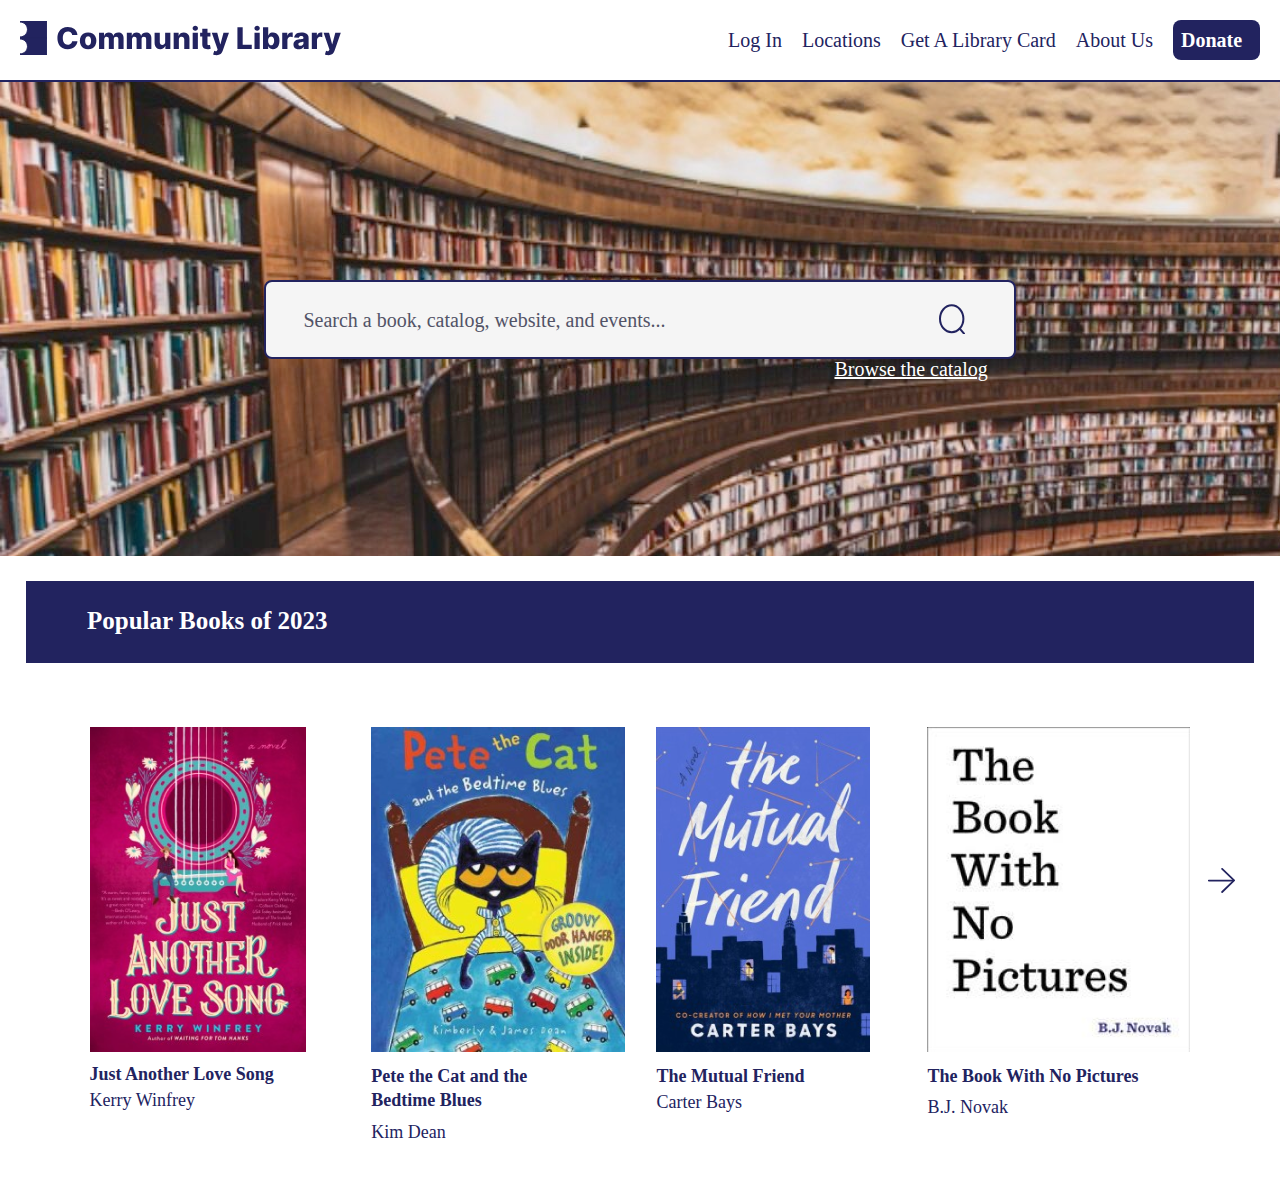
<file: index.html>
<!DOCTYPE html>
<html lang="en">
  <head>
    <meta charset="UTF-8" />
    <meta http-equiv="X-UA-Compatible" content="IE=edge">
    <meta name="viewport" content="width=device-width, initial-scale=1.0" />
    <title>Community Library</title>
    <link rel="stylesheet" href="../style.css">
  </head>
  <body>
    <div class="nav">
      <div class="top_nav_left">
        <a href="../index.html">
          <img src="../photos/logo.svg" alt="logo" cursor: pointer></a
        >
      </div>
      <div class="top_nav_right">
        <div class="top_nav_links">
          <a
            href="./pages/login.html"
            style="text-decoration: none; color: #22235f"
            >Log In</a
          >
          <a
            href="./pages/checkOut.html"
            style="text-decoration: none; color: #22235f"
            >Locations</a
          >
          <a href="#" style="text-decoration: none; color: #22235f"
            >Get A Library Card</a
          >
          <a
            href="pages/about.html"
            style="text-decoration: none; color: #22235f"
            >About Us</a
          >
          <a
            class="Donate"
            href=""
            style="
              text-decoration: none;
              padding: 8px;
              background: #22235f;
              border-radius: 8px;
              width: 71px;
              height: 24px;
              font-family: 'Inter';
              font-style: normal;
              font-weight: 700;
              font-size: 20px;
              line-height: 24px;

              color: #ffffff;
            "
            >Donate</a
          >
        </div>
      </div>
    </div>

    <hr width="100%" color="#22235F" />

    <div class="library_img">
      <div class="search_book">
        <p>Search a book, catalog, website, and events...</p>
        <div class="search">
          <img src="./photos/search.svg" width="26.25px" height="29.81px" />
        </div>
        <div class="browse_catalog">
          <a href="./pages/bookList.html">Browse the catalog</a>
        </div>
      </div>
    </div>

    <div class="popular_books">
      <p>Popular Books of 2023</p>
    </div>

    <div class="pop_container">
      <div class="pop1">
        <a href="./pages/bookDescription.html"
          ><img src="./photos/Jacket 1.png"
        /></a>
        <h6>Just Another Love Song</h6>
        <p>Kerry Winfrey</p>
      </div>

      <div class="pop2">
        <img src="./photos/Jacket 2.png" />
        <h6>Pete the Cat and the Bedtime Blues</h6>
        <p>Kim Dean</p>
      </div>

      <div class="pop3">
        <img src="./photos/Jacket 3.png" />
        <h6>The Mutual Friend</h6>
        <p>Carter Bays</p>
      </div>

      <div class="pop4">
        <img src="./photos/Jacket 4.png" />
        <h6>The Book With No Pictures</h6>
        <p>B.J. Novak</p>
      </div>

      <div class="right_arrow">
        <img src="./photos/right_arrow.svg" alt="right arrow" />
      </div>
    </div>
  </body>
</html>
</file>
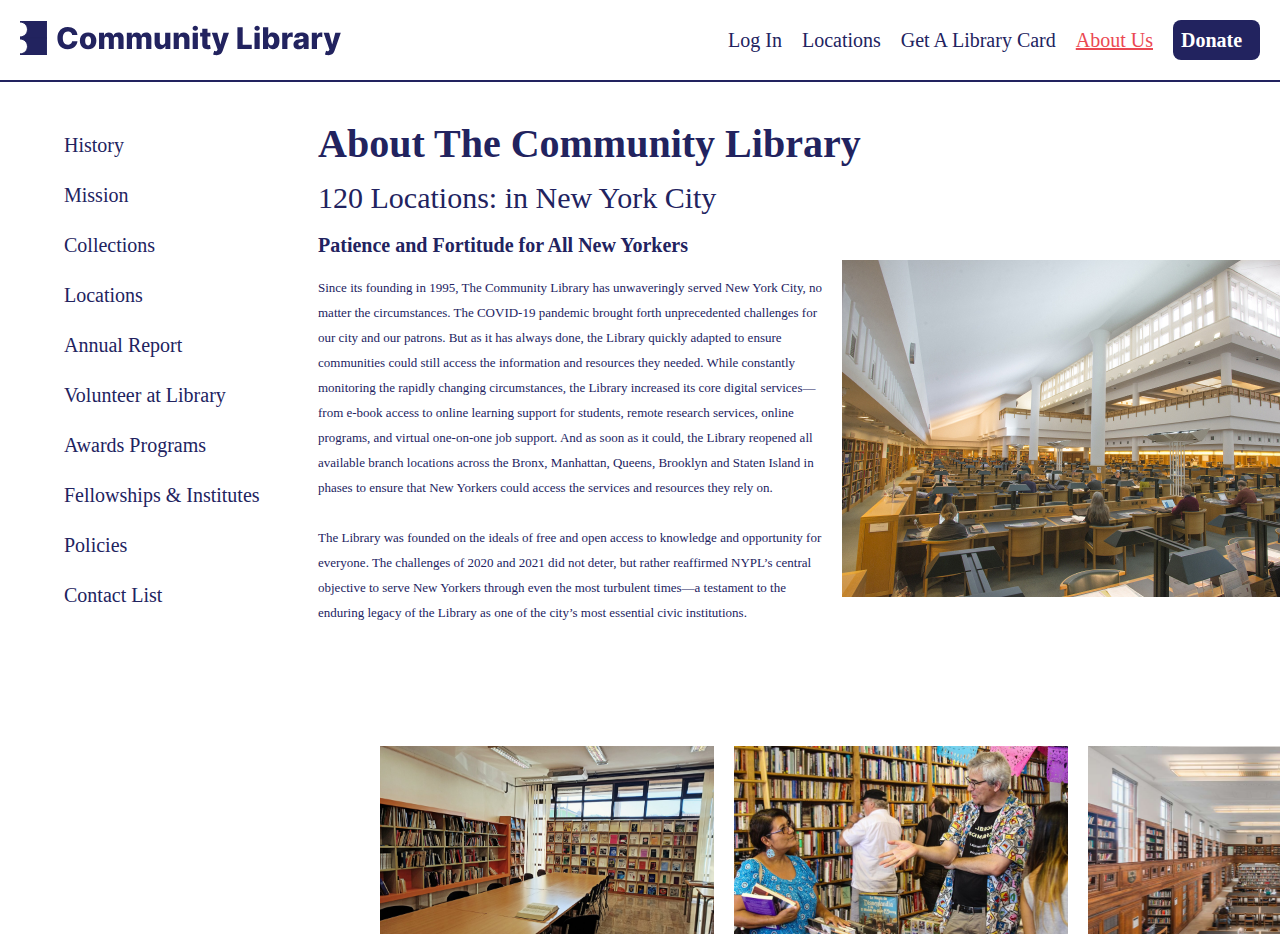
<file: pages/about.html>
<!DOCTYPE html>
<html lang="en">
  <head>
    <meta charset="UTF-8" />
    <meta http-equiv="X-UA-Compatible" content="IE=edge" />
    <meta name="viewport" content="width=device-width, initial-scale=1.0" />
    <title>About Us</title>
       <link rel="stylesheet" href="../style.css">
  </head>
  <body>
    <div class="nav">
        <div class="top_nav_left">
          <a href="../index.html">
            <img src="../photos/logo.svg" alt="logo" cursor: pointer></a>
        </div>
        <div class="top_nav_right">
          <div class="top_nav_links">
            <a href="./login.html" style="text-decoration: none; color: #22235f">Log In</a>
            <a href="#" style="text-decoration: none; color: #22235f">Locations</a>
            <a href="#" style="text-decoration: none; color: #22235f">Get A Library Card</a>
            <a href="./about.html" style="color: #eb4852">About Us</a>
            <a class="Donate" href=""
            style="text-decoration: none;
            padding: 8px;
            background: #22235F;
            border-radius: 8px;
            width: 71px;
            height: 24px;
            font-family: 'Inter';
            font-style: normal;
            font-weight: 700;
            font-size: 20px;
            line-height: 24px;

            color: #FFFFFF;">Donate</a>
          </div>
        </div>
    </div>

    <hr width="100%" color="#22235F"/>
    
    <div class="about_main">
      
      <div class="about_left">
        <ul class="side_nav_links">
         <li>History</li>
         <li>Mission</li>
         <li>Collections</li>
         <li>Locations</li>
         <li>Annual Report</li>
         <li>Volunteer at Library</li>
         <li>Awards Programs</li>
         <li>Fellowships & Institutes</li>
         <li>Policies</li>
         <li>Contact List</li>
       </ul>
     </div>

      <div class="about_middle">
        <div class="about_header">
          <h2>About The Community Library</h2>
          <h3>120 Locations: in New York City</h3>
         <br> <br> <br>
          <h4>Patience and Fortitude for All New Yorkers</h4>
          </br>
          <p> Since its founding in 1995, The Community Library has unwaveringly served New York City, no matter the circumstances. The COVID-19 pandemic brought forth unprecedented challenges for our city and our patrons. But as it has always done, the Library quickly adapted to ensure communities could still access the information and resources they needed. While constantly monitoring the rapidly changing circumstances, the Library increased its core digital services—from e-book access to online learning support for students, remote research services, online programs, and virtual one-on-one job support. And as soon as it could, the Library reopened all available branch locations across the Bronx, Manhattan, Queens, Brooklyn and Staten Island in phases to ensure that New Yorkers could access the services and resources they rely on.
          </br> </br>
          The Library was founded on the ideals of free and open access to knowledge and opportunity for everyone. The challenges of 2020 and 2021 did not deter, but rather reaffirmed NYPL’s central objective to serve New Yorkers through even the most turbulent times—a testament to the enduring legacy of the Library as one of the city’s most essential civic institutions.
          </p>
        </div>
      </div>
      
      <div class="about_right">
        <img src="../photos/about 1.jpg">
      </div>
    </div>

    <div class="about_grid">
      <div class="about_photo"><img src="../photos/about2.png" width= "334px" height="188px"></div>
      <div class="about_photo"><img src="../photos/about3.png" width= "334px" height="188px"></div>
      <div class="about_photo"><img src="../photos/about4.png" width= "334px" height="188px"></div> 
    </div>


  </body>
</html>
</file>
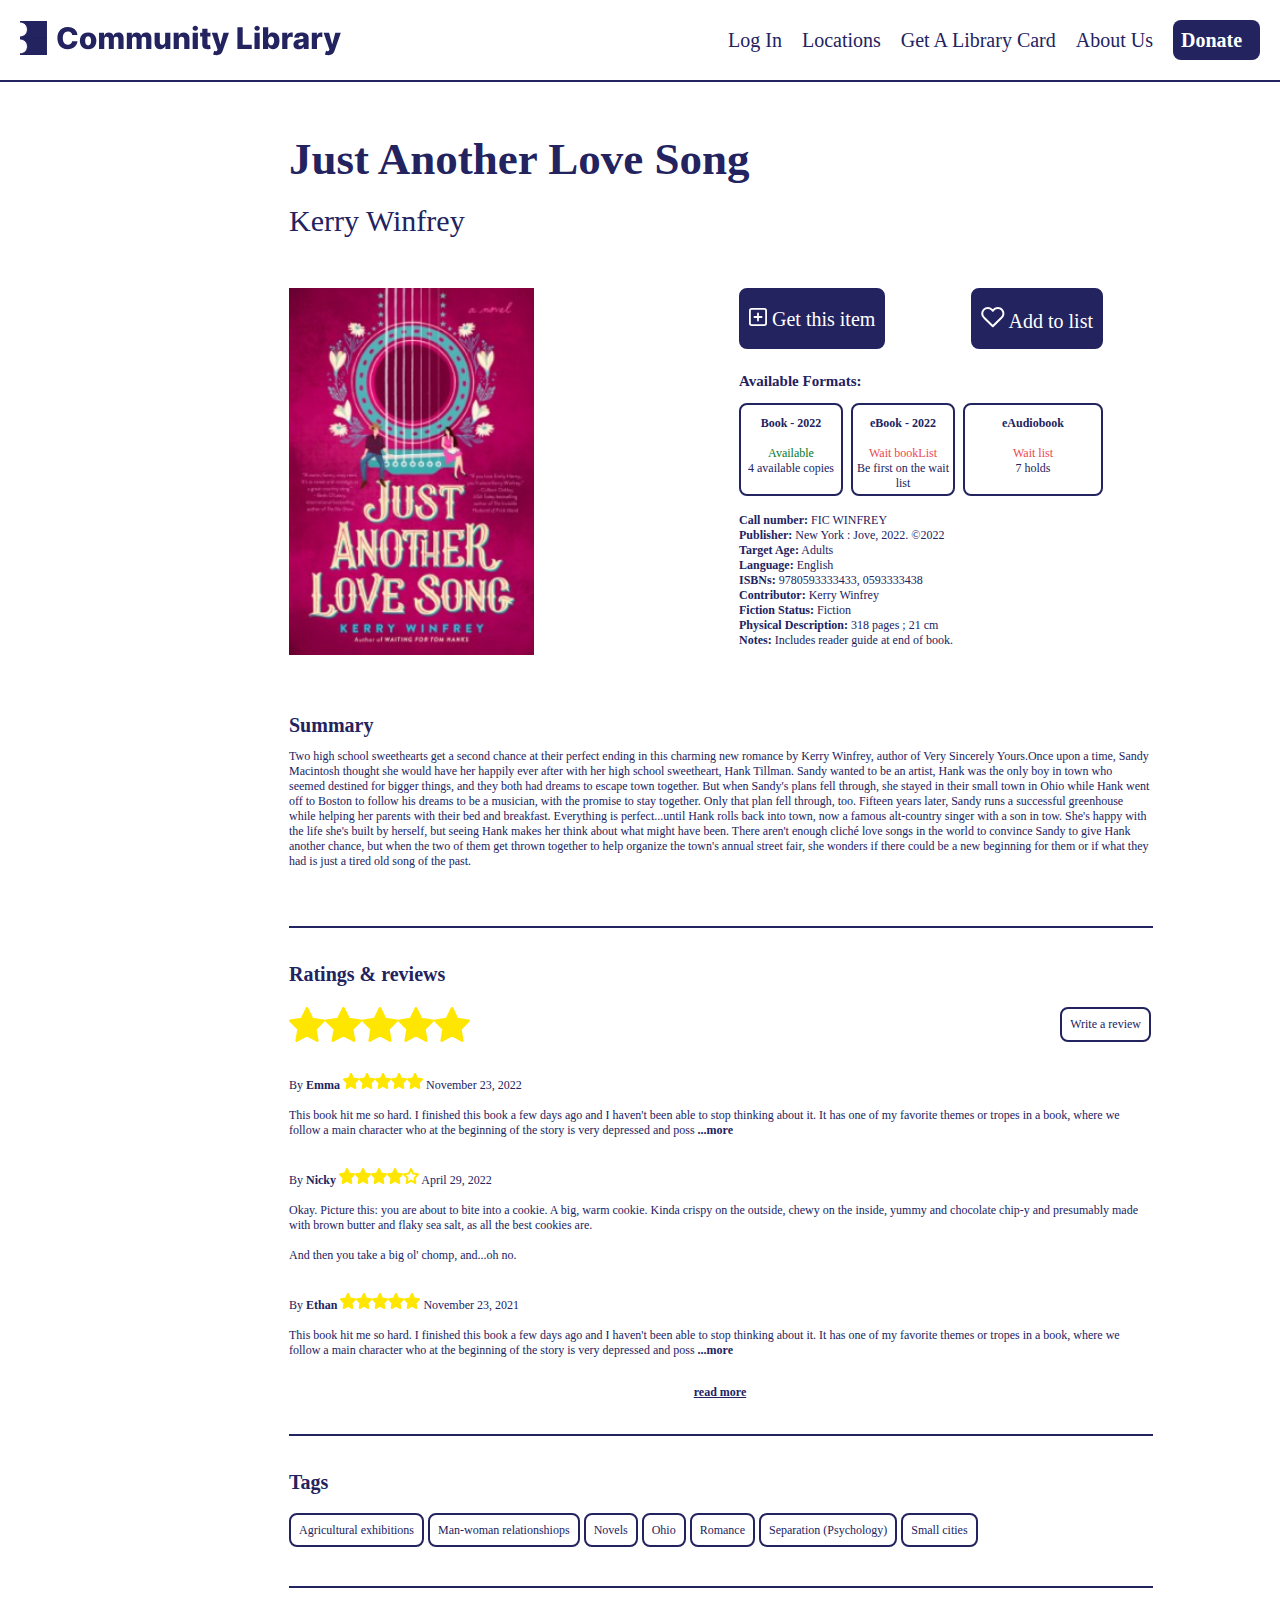
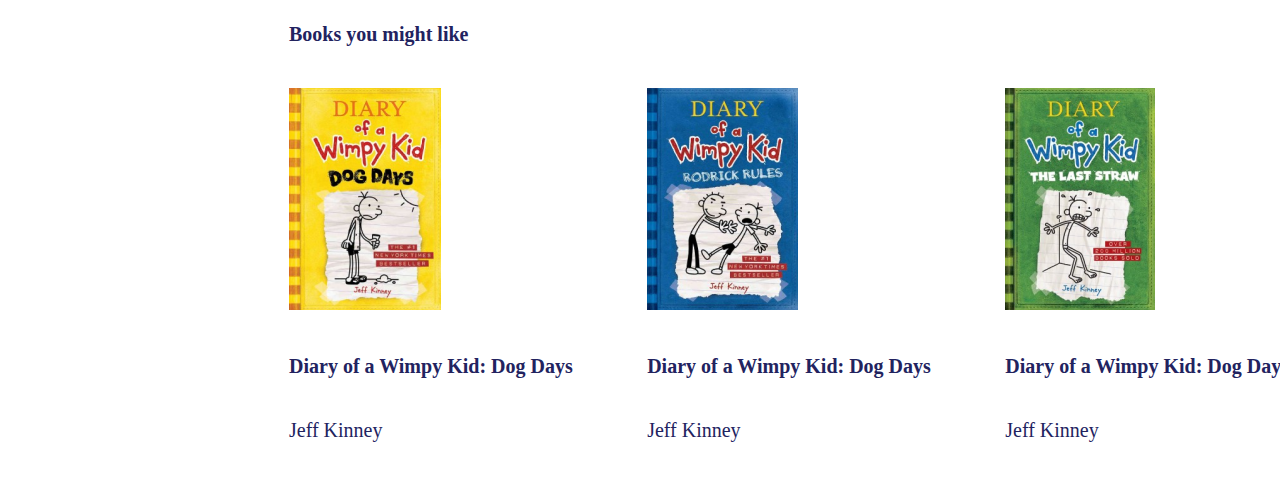
<file: pages/bookDescription.html>
<!DOCTYPE html>
<html lang="en">
  <head>
    <meta charset="UTF-8" />
    <meta http-equiv="X-UA-Compatible" content="IE=edge" />
    <meta name="viewport" content="width=device-width, initial-scale=1.0" />
    <title>Community Library</title>
    <link rel="stylesheet" href="../style.css">
  </head>
  <body>
    <div class="nav">
      <div class="top_nav_left">
        <a href="../index.html">
          <img src="../photos/logo.svg" alt="logo" cursor: pointer></a
        >
      </div>
      <div class="top_nav_right">
        <div class="top_nav_links">
          <a
            href="./login.html"
            style="text-decoration: none; color: #22235f"
            >Log In</a
          >
          <a
            href="#"
            style="text-decoration: none; color: #22235f"
            >Locations</a
          >
          <a href="#" style="text-decoration: none; color: #22235f"
            >Get A Library Card</a
          >
          <a
            href="./about.html"
            style="text-decoration: none; color: #22235f"
            >About Us</a
          >
          <a
            class="Donate"
            href=""
            style="
              text-decoration: none;
              padding: 8px;
              background: #22235f;
              border-radius: 8px;
              width: 71px;
              height: 24px;
              font-family: 'Inter';
              font-style: normal;
              font-weight: 700;
              font-size: 20px;
              line-height: 24px;

              color: #ffffff;
            "
            >Donate</a
          >
        </div>
      </div>
    </div>

    <hr width="100%" color="#22235F" />

    <div class="love_song">
        <h1>Just Another Love Song</h1>
        <h2>Kerry Winfrey</h2>

        <div class="book_description">
            <div class="book_description_left">
                <img src="../photos/Jacket 1.png" style=" width: 245px; height: 367px">
            </div>

            <div class="book_description_right">
                <div class="book_buttons">
                    <h3><img src="../photos/add.svg" height="18px">  Get this item</h3>
                    <h3><img src="../photos/Heart.svg">  Add to list</h3>
                </div>

                <div class="formats">
                    Available Formats:
                </div>

                <div class="book_type">
                    <h4><span class="h4weight">Book - 2022</span>
                        <br> </br>
                        <span class="h4green">Available</span>
                        <br>
                        4 available copies
                    </h4>
                    <h4><span class="h4weight">eBook - 2022</span>
                        <br> </br>
                        <span class="h4red">Wait bookList</span>
                        <br>
                        Be first on the wait list
                    </h4>
                    <h5><span class="h5weight">eAudiobook</span>
                        <br> </br>
                        <span class="h5red">Wait list</span>
                        <br>
                        7 holds
                    </h5>
                </div>

                <div class="book_info">
                        <span class="book_info_weight">Call number:</span> FIC WINFREY
                        <br>
                        <span class="book_info_weight">Publisher:</span> New York : Jove, 2022. ©2022
                        <br>
                        <span class="book_info_weight">Target Age:</span> Adults
                        <br>
                        <span class="book_info_weight">Language:</span> English
                        <br>
                        <span class="book_info_weight">ISBNs:</span> 9780593333433, 0593333438
                        <br>
                        <span class="book_info_weight">Contributor:</span> Kerry Winfrey
                        <br>
                        <span class="book_info_weight">Fiction Status:</span> Fiction
                        <br>
                        <span class="book_info_weight">Physical Description:</span> 318 pages ; 21 cm
                        <br>
                        <span class="book_info_weight">Notes:</span> Includes reader guide at end of book.
                </div>
            </div>
        </div>

        <div class="summary">
            <h1>Summary</h1>

            <p>Two high school sweethearts get a second chance at their perfect ending in this charming new romance by Kerry Winfrey, author of Very Sincerely Yours.Once upon a time, Sandy Macintosh thought she would have her happily ever after with her high school sweetheart, Hank Tillman. Sandy wanted to be an artist, Hank was the only boy in town who seemed destined for bigger things, and they both had dreams to escape town together. But when Sandy's plans fell through, she stayed in their small town in Ohio while Hank went off to Boston to follow his dreams to be a musician, with the promise to stay together. Only that plan fell through, too. Fifteen years later, Sandy runs a successful greenhouse while helping her parents with their bed and breakfast. Everything is perfect...until Hank rolls back into town, now a famous alt-country singer with a son in tow. She's happy with the life she's built by herself, but seeing Hank makes her think about what might have been. There aren't enough cliché love songs in the world to convince Sandy to give Hank another chance, but when the two of them get thrown together to help organize the town's annual street fair, she wonders if there could be a new beginning for them or if what they had is just a tired old song of the past.</p>
        </div>

        <hr width="862px" color="#22235F" />

        <div class="ratings">
            <div class= "ratings_header">
                Ratings & reviews
             </div>
                <div class= "ratings_stars">
                    <div class="ratings_stars_left">
                     <img src="../photos/Star.svg"><img src="../photos/Star.svg"><img src="../photos/Star.svg"><img src="../photos/Star.svg"><img src="../photos/Star.svg">
                    </div>
                    <div class="ratings_stars_right">
                     Write a review
                    </div>
                </div>
            <div class="customer_rating">
                By <span class="ratingweight">Emma   </span><img src="../photos/Star_small.svg"><img src="../photos/Star_small.svg"><img src="../photos/Star_small.svg"><img src="../photos/Star_small.svg"><img src="../photos/Star_small.svg">   November 23, 2022
                <br><br>
                This book hit me so hard. I finished this book a few days ago and I haven't been able to stop thinking about it. It has one of my favorite themes or tropes in a book, where we follow a main character who at the beginning of the story is very depressed and poss <span class="ratingweight">...more</span>
                <br><br><br>
                By <span class="ratingweight">Nicky   </span><img src="../photos/Star_small.svg"><img src="../photos/Star_small.svg"><img src="../photos/Star_small.svg"><img src="../photos/Star_small.svg"><img src="../photos/Star_small_outline.svg">   April 29, 2022
                <br><br>
                Okay. Picture this: you are about to bite into a cookie. A big, warm cookie. Kinda crispy on the outside, chewy on the inside, yummy and chocolate chip-y and presumably made with brown butter and flaky sea salt, as all the best cookies are.
                <br><br>
                And then you take a big ol' chomp, and...oh no.                <br><br><br>
                By <span class="ratingweight">Ethan   </span><img src="../photos/Star_small.svg"><img src="../photos/Star_small.svg"><img src="../photos/Star_small.svg"><img src="../photos/Star_small.svg"><img src="../photos/Star_small.svg">   November 23, 2021
                <br><br>
                This book hit me so hard. I finished this book a few days ago and I haven't been able to stop thinking about it. It has one of my favorite themes or tropes in a book, where we follow a main character who at the beginning of the story is very depressed and poss <span class="ratingweight">...more</span>             
            </div>
        </div>

        <div class="read_more">
            <p>read more</p>
        </div>

        <hr width="862px" color="#22235F" />
    
        <div class="tag">
            <h1>Tags</h1>
                <div class="tag_select">
                    <h7>Agricultural exhibitions</h7>
                    <h7>Man-woman relationshiops</h7>
                    <h7>Novels</h7>
                    <h7>Ohio</h7>
                    <h7>Romance</h7>
                    <h7>Separation (Psychology)</h7>
                    <h7>Small cities</h7>
                </div>
        </div>

        <hr width="862px" color="#22235F" />

        <div class="recommended_books">
            <div class="recommended_header">
                Books you might like
            </div>

            <div class="recommended_grid">
                    <div class="book1">
                      <img src="../photos/diary1.png" />
                      <h6>Diary of a Wimpy Kid: Dog Days</h6>
                      <p>Jeff Kinney</p>
                    </div>
                  
                    <div class="book2">
                        <img src="../photos/diary2.png" />
                        <h6>Diary of a Wimpy Kid: Dog Days</h6>
                        <p>Jeff Kinney</p>
                    </div>
                  
                    <div class="book3">
                        <img src="../photos/diary3.png" />
                        <h6>Diary of a Wimpy Kid: Dog Days</h6>
                        <p>Jeff Kinney</p>
                    </div>
                </div>
            </div>
        </div>


    </div>
</file>
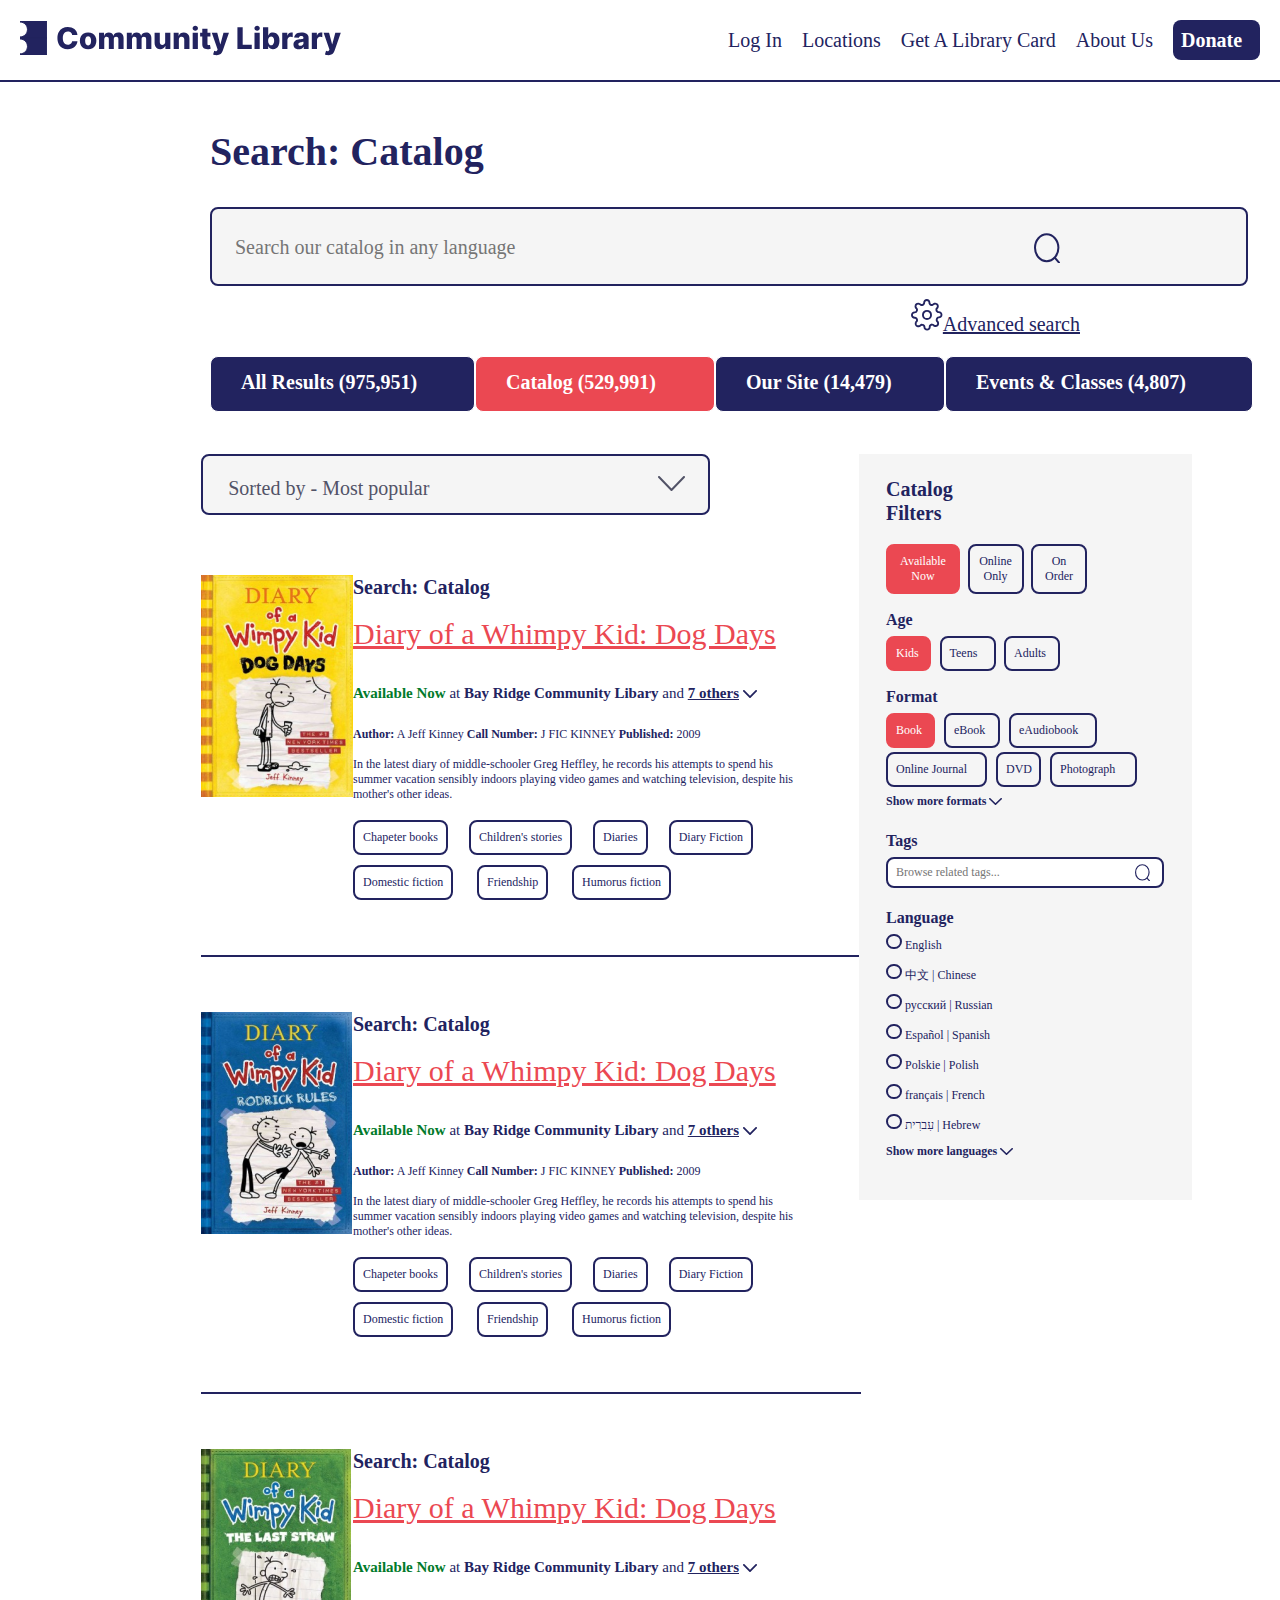
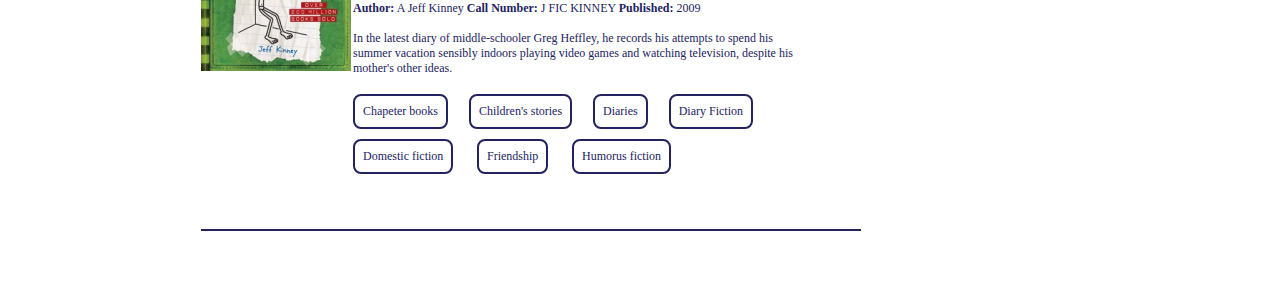
<file: pages/bookList.html>
<!DOCTYPE html>
<html lang="en">
  <head>
    <meta charset="UTF-8" />
    <meta http-equiv="X-UA-Compatible" content="IE=edge" />
    <meta name="viewport" content="width=device-width, initial-scale=1.0" />
    <title>About Us</title>
    <link rel="stylesheet" href="../style.css">
  </head>
  <body>
    <div class="nav">
      <div class="top_nav_left">
        <a href="../index.html">
          <img src="../photos/logo.svg" alt="logo" cursor: pointer></a
        >
      </div>
      <div class="top_nav_right">
        <div class="top_nav_links">
          <a href="./login.html" style="text-decoration: none; color: #22235f"
            >Log In</a
          >
          <a href="#" style="text-decoration: none; color: #22235f"
            >Locations</a
          >
          <a href="#" style="text-decoration: none; color: #22235f"
            >Get A Library Card</a
          >
          <a href="./about.html" style="text-decoration: none; color: #22235f"
            >About Us</a
          >
          <a
            class="Donate"
            href=""
            style="
              text-decoration: none;
              padding: 8px;
              background: #22235f;
              border-radius: 8px;
              width: 71px;
              height: 24px;
              font-family: 'Inter';
              font-style: normal;
              font-weight: 700;
              font-size: 20px;
              line-height: 24px;

              color: #ffffff;
            "
            >Donate</a
          >
        </div>
      </div>
    </div>

    <hr width="100%" color="#22235F" />

    <div class="book_list_header">
      <h1>Search: Catalog</h1>

      <form>
        <div class="form_control">
          <div class="input_div">
            <input
              type="text"
              name="searchcatalog"
              id="searchcatalog"
              placeholder="Search our catalog in any language"
            />
            <div class="search_icon">
              <img
                src="../photos/search.svg"
                alt=""
                width="26.25px"
                height="29.81px"
              />
            </div>
          </div>
        </div>
      </form>

      <h2>
        <img src="../photos/gear.svg" alt="gear" height="31.74px" />Advanced
        search
      </h2>

      <div class="catalog_types">
        <div class="catalog1">
          <h6>All Results (975,951)</h6>
        </div>

        <div class="catalog2">
          <h6>Catalog (529,991)</h6>
        </div>

        <div class="catalog3">
          <h6>Our Site (14,479)</h6>
        </div>

        <div class="catalog4">
          <h6>Events & Classes (4,807)</h6>
        </div>
      </div>
    </div>

    <div class="book_list_main">
      <div class="book_list_left">
        <div class="book_list_left_content">
          <div class="sort_by">
            <p>Sorted by - Most popular</p>
            <div class="sort_down">
              <img src="../photos/arrow_down_gray.svg" />
            </div>
          </div>

          <div class="book_hightlighs">
            <div class="diary1">
              <div class="diary_left_side">
                <img src="../photos/diary1.png" height="222px"/>
              </div>
              <div class="diary_right_side">
                <h1>Search: Catalog</h1>
                <h2>Diary of a Whimpy Kid: Dog Days</h2>
                <h3>
                  <span class="h3color">Available Now</span
                  ><span class="h3weight"> at</span> Bay Ridge Community Libary
                  <span class="h3weight">and </span
                  ><span class="h3underline">7 others</span>
                  <img src="../photos/arrow_down.svg" width="14px" />
                </h3>
                <p>
                  <span class="pweight">Author:</span> A Jeff Kinney <span class="pweight">Call Number:</span> J FIC KINNEY <span class="pweight">Published:</span> 2009
                  <br> </br>
                  In the latest diary of middle-schooler Greg Heffley, he
                  records his attempts to spend his summer vacation sensibly
                  indoors playing video games and watching television, despite
                  his mother's other ideas.
                </p>

                <div class="tags">
                  <div class="tags_row1">
                    <h4>Chapeter books</h4>
                    <h4>Children's stories</h4>
                    <h4>Diaries</h4>
                    <h4>Diary Fiction</h4>
                  </div>

                  <div class="tags_row2">
                    <h4>Domestic fiction</h4>
                    <h4>Friendship</h4>
                    <h4>Humorus fiction</h4>
                  </div>

                </div>
              </div>
            </div>
            <hr width="100%" color="#22235F" />

            <div class="diary2">
              <div class="diary_left_side">
                <img src="../photos/diary2.png" height="222px"/>
              </div>
              <div class="diary_right_side">
                <h1>Search: Catalog</h1>
                <h2>Diary of a Whimpy Kid: Dog Days</h2>
                <h3>
                  <span class="h3color">Available Now</span
                  ><span class="h3weight"> at</span> Bay Ridge Community Libary
                  <span class="h3weight">and </span
                  ><span class="h3underline">7 others</span>
                  <img src="../photos/arrow_down.svg" width="14px" />
                </h3>
                <p>
                  <span class="pweight">Author:</span> A Jeff Kinney <span class="pweight">Call Number:</span> J FIC KINNEY <span class="pweight">Published:</span> 2009
                  <br> </br>
                  In the latest diary of middle-schooler Greg Heffley, he
                  records his attempts to spend his summer vacation sensibly
                  indoors playing video games and watching television, despite
                  his mother's other ideas.
                </p>

                <div class="catalog_tags">
                  <div class="tags_row1">
                    <h4>Chapeter books</h4>
                    <h4>Children's stories</h4>
                    <h4>Diaries</h4>
                    <h4>Diary Fiction</h4>
                  </div>

                  <div class="tags_row2">
                    <h4>Domestic fiction</h4>
                    <h4>Friendship</h4>
                    <h4>Humorus fiction</h4>
                  </div>

                </div>
              </div>
            </div>
            <hr width="100%" color="#22235F" />

            <div class="diary3">
              <div class="diary_left_side">
                <img src="../photos/diary3.png" height="222px"/>
              </div>
              <div class="diary_right_side">
                <h1>Search: Catalog</h1>
                <h2>Diary of a Whimpy Kid: Dog Days</h2>
                <h3>
                  <span class="h3color">Available Now</span
                  ><span class="h3weight"> at</span> Bay Ridge Community Libary
                  <span class="h3weight">and </span
                  ><span class="h3underline">7 others</span>
                  <img src="../photos/arrow_down.svg" width="14px" />
                </h3>
                <p>
                  <span class="pweight">Author:</span> A Jeff Kinney <span class="pweight">Call Number:</span> J FIC KINNEY <span class="pweight">Published:</span> 2009
                  <br> </br>
                  In the latest diary of middle-schooler Greg Heffley, he
                  records his attempts to spend his summer vacation sensibly
                  indoors playing video games and watching television, despite
                  his mother's other ideas.
                </p>

                <div class="tags">
                  <div class="tags_row1">
                    <h4>Chapeter books</h4>
                    <h4>Children's stories</h4>
                    <h4>Diaries</h4>
                    <h4>Diary Fiction</h4>
                  </div>

                  <div class="tags_row2">
                    <h4>Domestic fiction</h4>
                    <h4>Friendship</h4>
                    <h4>Humorus fiction</h4>
                  </div>

                </div>
              </div>
            </div>
            <hr width="100%" color="#22235F" style="margin-bottom: 55px;"/>
          </div>

        </div>
      </div>

      <div class="book_list_right">
        <div class="book_list_right_content">
          <h1>Catalog Filters</h1>

          <div class="selectors">
            <div class="select_row1">
              <h1>Available Now</h1>
              <h2>Online Only</h2>
              <h2>On Order</h2>
            </div>

            <p>Age</p>

            <div class="select_row2">
              <h1>Kids</h1>
              <h2>Teens</h2>
              <h2>Adults</h2>
            </div>

            <p>Format</p>

            <div class="select_row3">
              <h1>Book</h1>
              <h2>eBook</h2>
              <h3>eAudiobook</h3>
            </div>

            <div class="select_row4">
              <h1>Online Journal</h1>
              <h2>DVD</h2>
              <h3>Photograph</h3>
            </div>

            <div class="show_more_f">
              Show more formats
              <img src="../photos/arrow_down.svg" height="7px" />
            </div>

            <p>Tags</p>

            <form>
              <div class="form_control">
                <div class="input_div">
                  <input
                    type="text"
                    name="browse_tags"
                    id="browse_tags"
                    placeholder="Browse related tags..."
                  />
                  <div class="search_icon">
                    <img
                      src="../photos/search.svg"
                      alt=""
                      width="15px"
                      height="17px"
                    />
                  </div>
                </div>
              </div>
            </form>

            <p>Language</p>
          </div>
          <div class="lang_list">
            <ul>
              <li><img src="../photos/Bullet.svg" /> English</li>
              <li><img src="../photos/Bullet.svg" /> 中文 | Chinese</li>
              <li><img src="../photos/Bullet.svg" /> русский | Russian</li>
              <li><img src="../photos/Bullet.svg" /> Español | Spanish</li>
              <li><img src="../photos/Bullet.svg" /> Polskie | Polish</li>
              <li><img src="../photos/Bullet.svg" /> français | French</li>
              <li><img src="../photos/Bullet.svg" /> עִברִית | Hebrew</li>
            </ul>
          </div>

          <div class="show_more_l">
            Show more languages
            <img src="../photos/arrow_down.svg" height="7px" />
          </div>
        </div>
      </div>
    </div>
  </body>
</html>
</file>
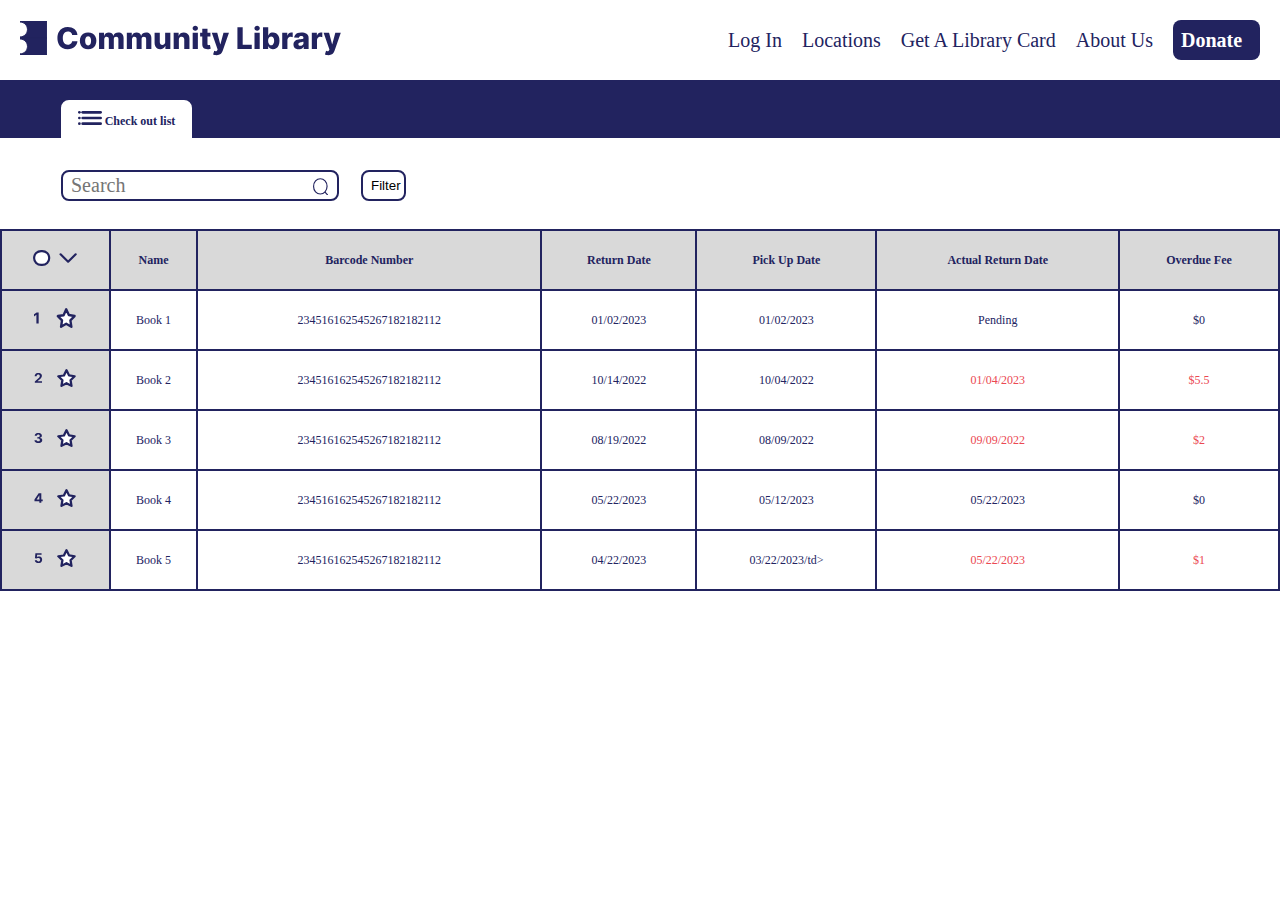
<file: pages/checkOut.html>
<!DOCTYPE html>
<html lang="en">
  <head>
    <meta charset="UTF-8" />
    <meta http-equiv="X-UA-Compatible" content="IE=edge" />
    <meta name="viewport" content="width=device-width, initial-scale=1.0" />
    <title>Community Library</title>
    <link rel="stylesheet" href="../style.css">
  </head>
  <body>
    <div class="nav">
      <div class="top_nav_left">
        <a href="../index.html">
          <img src="../photos/logo.svg" alt="logo" cursor: pointer></a
        >
      </div>
      <div class="top_nav_right">
        <div class="top_nav_links">
          <a href="./login.html" style="text-decoration: none; color: #22235f"
            >Log In</a
          >
          <a
            href="./checkOut.html"
            style="text-decoration: none; color: #22235f"
            >Locations</a
          >
          <a href="#" style="text-decoration: none; color: #22235f"
            >Get A Library Card</a
          >
          <a href="./about.html" style="text-decoration: none; color: #22235f"
            >About Us</a
          >
          <a
            class="Donate"
            href=""
            style="
              text-decoration: none;
              padding: 8px;
              background: #22235f;
              border-radius: 8px;
              width: 71px;
              height: 24px;
              font-family: 'Inter';
              font-style: normal;
              font-weight: 700;
              font-size: 20px;
              line-height: 24px;

              color: #ffffff;
            "
            >Donate</a
          >
        </div>
      </div>
    </div>

    <div class="check_out_header">
      <div class="check_out_tab">
        <h2><img src="../photos/tab.svg" width="24px" /> Check out list</h2>
      </div>
    </div>

    <div class="check_out_search">
      <form>
        <div class="form_control">
          <div class="input_div">
            <input
              type="text"
              name="searchcheck"
              id="searchcheck"
              placeholder="Search"
            />
            <div class="search_icon">
              <img
                src="../photos/search.svg"
                alt=""
                width="15px"
                height="17px"
              />
            </div>
          </div>
        </div>
      </form>

      <button>Filter</button>
    </div>

    <div class="check_out_table">
      <table>
        <thead>
          <tr>
            <th><img src="../photos/table icon.svg" width="44px" /></th>
            <th>Name</th>
            <th>Barcode Number</th>
            <th>Return Date</th>
            <th>Pick Up Date</th>
            <th>Actual Return Date</th>
            <th>Overdue Fee</th>
          </tr>
        </thead>
        <tbody>
          <tr>
            <td style="background-color: #d9d9d9">
              <img src="../photos/table_icon_1.svg" width="42px" />
            </td>
            <td>Book 1</td>
            <td>234516162545267182182112</td>
            <td>01/02/2023</td>
            <td>01/02/2023</td>
            <td>Pending</td>
            <td>$0</td>
          </tr>
          <tr>
            <td style="background-color: #d9d9d9">
              <img src="../photos/table_icon_2.svg" width="42px" />
            </td>
            <td>Book 2</td>
            <td>234516162545267182182112</td>
            <td>10/14/2022</td>
            <td>10/04/2022</td>
            <td style="color: #eb4852">01/04/2023</td>
            <td style="color: #eb4852">$5.5</td>
          </tr>
          <tr>
            <td style="background-color: #d9d9d9">
              <img src="../photos/table_icon_3.svg" width="42px" />
            </td>
            <td>Book 3</td>
            <td>234516162545267182182112</td>
            <td>08/19/2022</td>
            <td>08/09/2022</td>
            <td style="color: #eb4852">09/09/2022</td>
            <td style="color: #eb4852">$2</td>
          </tr>
          <tr>
            <td style="background-color: #d9d9d9">
              <img src="../photos/table_icon_4.svg" width="42px" />
            </td>
            <td>Book 4</td>
            <td>234516162545267182182112</td>
            <td>05/22/2023</td>
            <td>05/12/2023</td>
            <td>05/22/2023</td>
            <td>$0</td>
          </tr>
          <tr>
            <td style="background-color: #d9d9d9">
              <img src="../photos/table_icon_5.svg" width="42px" />
            </td>
            <td>Book 5</td>
            <td>234516162545267182182112</td>
            <td>04/22/2023</td>
            <td>03/22/2023/td></td>
            <td style="color: #eb4852">05/22/2023</td>
            <td style="color: #eb4852">$1</td>
          </tr>
        </tbody>
      </table>
    </div>
  </body>
</html>
</file>
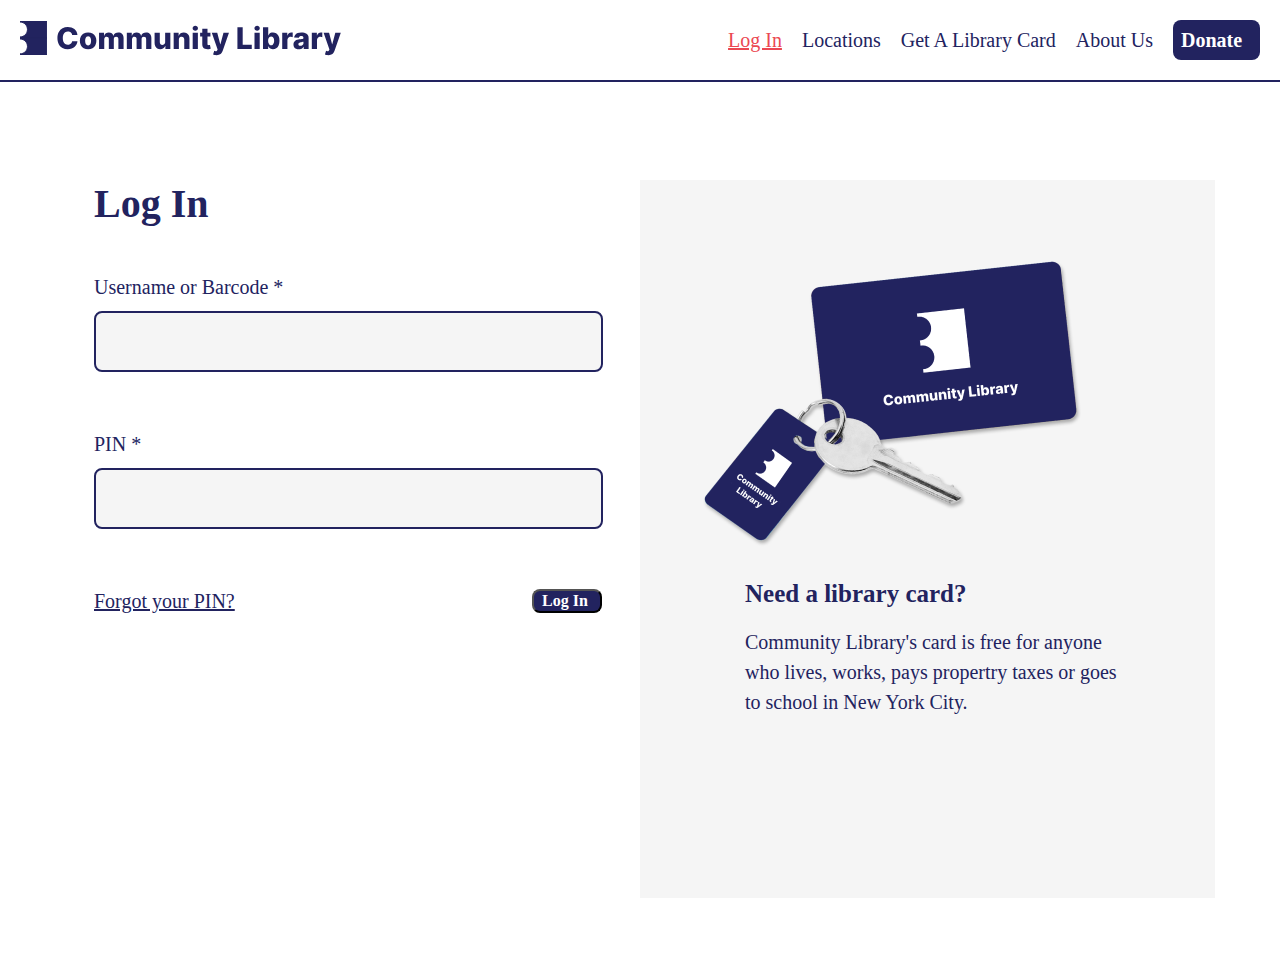
<file: pages/login.html>
<!DOCTYPE html>
<html lang="en">
  <head>
    <meta charset="UTF-8" />
    <meta http-equiv="X-UA-Compatible" content="IE=edge" />
    <meta name="viewport" content="width=device-width, initial-scale=1.0" />
    <title>Log In</title>
    <link rel="stylesheet" href="../style.css">
  </head>
  <body>
    <div class="nav">
      <div class="top_nav_left">
        <a href="../index.html">
          <img src="../photos/logo.svg" alt="logo" cursor: pointer></a
        >
      </div>
      <div class="top_nav_right">
        <div class="top_nav_links">
          <a href="./pages/login.html" style="color: #eb4852">Log In</a>
          <a href="#" style="text-decoration: none; color: #22235f"
            >Locations</a
          >
          <a href="#" style="text-decoration: none; color: #22235f"
            >Get A Library Card</a
          >
          <a href="./about.html" style="text-decoration: none; color: #22235f"
            >About Us</a
          >
          <a
            class="Donate"
            href=""
            style="
              text-decoration: none;
              padding: 8px;
              background: #22235f;
              border-radius: 8px;
              width: 71px;
              height: 24px;
              font-family: 'Inter';
              font-style: normal;
              font-weight: 700;
              font-size: 20px;
              line-height: 24px;

              color: #ffffff;
            "
            >Donate</a
          >
        </div>
      </div>
    </div>

    <hr width="100%" color="#22235F" />

    <main class="login">
      <div class="login_left">
        <div class="login_left_content">
          <h1>Log In</h1>

          <form>
            <div class="form_control">
              <label for="username">Username or Barcode *</label>
              <div class="input_div">
                <input type="text" name="username" id="username" />
              </div>
            </div>

            <div class="form_control">
              <label for="pin">PIN *</label>
              <div class="input_div">
                <input type="text" name="pin" id="pin" />
              </div>
            </div>
            <div class="form_bottom">
              <a> Forgot your PIN?</a>
              <button>Log In</button>
            </div>
          </form>
        </div>
      </div>

      <div class="login_right">
        <div class="login_right_content">
          <img
            src="../photos/Library card 1.png"
            alt=""
            width="435px"
            height="335px"
          />
          <h1>Need a library card?</h1>
          <br />
          <p>
            Community Library's card is free for anyone who lives, works, pays
            propertry taxes or goes to school in New York City.
          </p>
        </div>
      </div>
    </main>
  </body>
</html>
</file>
<file: style.css>
* {
  margin: 0;
  padding: 0;
  scroll-behavior: smooth;
}

/* NAVIGATION CONTROLS */

.nav {
  padding: 0px;
  align-items: center;
  display: flex;
  justify-content: space-between;
  padding-top: 20px;
  padding-bottom: 20px;
  padding-right: 20px;
}

.top_nav_left {
  display: flex;
  align-items: center;
  padding-left: 20px;
}

.top_nav_links {
  display: flex;
  list-style: none;
  align-items: center;

  font-family: "Inter";
  font-style: normal;
  font-weight: 400;
  font-size: 20px;
  line-height: 24px;

  gap: 20px;
}

.top_nav_right {
  display: flex;
}

/* HOME */

.library_img {
  position: relative;
  display: flex;
  justify-content: center;
  align-items: center;
  width: 100%;
  height: 474px;
  background-image: url("./photos/library-libraries-feature-700x375-1-1280x720\ 1.png");
}

.search_book {
  position: relative;
  width: 752px;
  height: 79px;
  background: #f5f5f5;
  border: 2px solid #22235f;
  border-radius: 8px;
  padding: 0;
  margin: 0;
  box-sizing: border-box;
}

.search_book p {
  position: absolute;
  width: 506px;
  height: 24px;
  top: 35%;

  font-family: "Inter";
  font-style: normal;
  font-weight: 400;
  font-size: 20px;
  line-height: 24px;
  padding-left: 5%;

  color: #525367;
}

.search {
  position: absolute;
  left: 90%;
  right: 10%;
  top: 30%;
}

.browse_catalog {
  position: absolute;
  width: 506px;
  height: 24px;
  top: 100%;
  left: 76%;
}

.browse_catalog a {
  font-family: "Inter";
  font-style: normal;
  font-weight: 400;
  font-size: 20px;
  line-height: 24px;
  text-align: right;
  text-decoration-line: underline;

  color: #ffffff;
}

.popular_books {
  position: relative;
  margin-top: 25px;
  margin-left: 2%;
  margin-right: 2%;
  height: 82px;

  background: #22235f;
}

.popular_books p {
  position: absolute;
  top: 30%;
  left: 5%;
  width: 506px;
  height: 24px;
  font-family: "Inter";
  font-style: normal;
  font-weight: 700;
  font-size: 25px;
  line-height: 30px;

  color: #ffffff;
}

.pop_container {
  position: relative;
  display: flex;
  width: 100%;
  height: 50px;

  background: #ffffff;
}

.pop1 {
  position: absolute;
  width: 216px;
  height: 325px;
  padding-top: 5%;
  left: 7%;
}

.pop1 h6 {
  position: absolute;
  width: 216px;
  height: 64px;
  padding-top: 3%;

  font-family: "Inter";
  font-style: normal;
  font-weight: 700;
  font-size: 18px;
  line-height: 24px;

  color: #22235f;
}

.pop1 p {
  position: absolute;
  width: 263px;
  height: 64px;
  padding-top: 15%;

  font-family: "Inter";
  font-style: normal;
  font-weight: 400;
  font-size: 18px;
  line-height: 24px;

  color: #22235f;
}

.pop2 {
  position: absolute;
  width: 254px;
  height: 325px;
  padding-top: 5%;
  left: 29%;
}

.pop2 h6 {
  position: absolute;
  width: 216px;
  height: 64px;
  padding-top: 3%;

  font-family: "Inter";
  font-style: normal;
  font-weight: 700;
  font-size: 18px;
  line-height: 24px;

  color: #22235f;
}

.pop2 p {
  position: absolute;
  width: 263px;
  height: 64px;
  padding-top: 25%;

  font-family: "Inter";
  font-style: normal;
  font-weight: 400;
  font-size: 18px;
  line-height: 24px;

  color: #22235f;
}

.pop3 {
  position: absolute;
  width: 214px;
  height: 325px;
  padding-top: 5%;
  right: 32%;

  font-family: "Inter";
  font-style: normal;
  font-weight: 700;
  font-size: 18px;
  line-height: 24px;

  color: #22235f;
}

.pop3 h6 {
  position: absolute;
  width: 254px;
  height: 44px;
  padding-top: 3%;

  font-family: "Inter";
  font-style: normal;
  font-weight: 700;
  font-size: 18px;
  line-height: 24px;

  color: #22235f;
}

.pop3 p {
  position: absolute;
  width: 263px;
  height: 64px;
  padding-top: 15%;

  font-family: "Inter";
  font-style: normal;
  font-weight: 400;
  font-size: 18px;
  line-height: 24px;

  color: #22235f;
}

.pop4 {
  position: absolute;
  width: 263px;
  height: 325px;
  padding-top: 5%;
  right: 7%;
}

.pop4 h6 {
  position: absolute;
  width: 254px;
  height: 44px;
  padding-top: 3%;

  font-family: "Inter";
  font-style: normal;
  font-weight: 700;
  font-size: 18px;
  line-height: 24px;

  color: #22235f;
}

.pop4 p {
  position: absolute;
  width: 263px;
  height: 64px;
  padding-top: 15%;

  font-family: "Inter";
  font-style: normal;
  font-weight: 400;
  font-size: 18px;
  line-height: 24px;

  color: #22235f;
}

.right_arrow {
  position: absolute;
  width: 27px;
  height: 25.84px;
  right: 3.5%;
  padding-top: 16%;
}

/* ABOUT US */

.about_main {
  margin-top: 3%;
  margin-left: 64px;
  display: flex;
  flex-direction: row;
}

.about_left {
  position: relative;
  display: flex;
  width: 263px;
  height: 626px;
  margin-right: 54px;
}

.side_nav_links {
  position: absolute;
  width: 263px;
  height: 626px;
}

.about_left li {
  list-style: none;

  font-family: "Inter";
  font-style: normal;
  font-weight: 400;
  font-size: 20px;
  line-height: 50px;

  color: #22235f;
  cursor: pointer;
}

.about_middle {
  display: flex;
  margin-right: 2%;
}

.about_header {
  position: relative;
  left: 200px;
}

.about_header h2 {
  font-family: "Inter";
  font-style: normal;
  font-weight: 800;
  font-size: 40px;
  line-height: 48px;
  width: 700px;
  height: 60px;

  color: #22235f;
}

.about_header h3 {
  position: absolute;
  width: 1017px;
  height: 35px;

  font-family: "Inter";
  font-style: normal;
  font-weight: 500;
  font-size: 30px;
  line-height: 36px;

  color: #22235f;
}

.about_header h4 {
  width: 508px;
  font-family: "Inter";
  font-style: normal;
  font-weight: 700;
  font-size: 20px;
  line-height: 24p.2x;

  color: #22235f;
}

.about_header p {
  width: 508px;
  height: 401px;

  font-family: "Inter";
  font-style: normal;
  font-weight: 400;
  font-size: 13px;
  line-height: 25px;

  color: #22235f;
}

.about_right {
  display: flex;
  width: 505px;
  height: 337px;

  margin-top: 140px;
  margin-right: 25px;
}

.about_grid {
  flex-direction: row;
  display: flex;
  padding-left: 380px;
  gap: 20px;
  margin-right: 25px;
}

.about_photo {
  width: 334px;
  height: 188px;
}

/* LOG IN */

.login {
  padding-top: 98px;
  display: grid;
  grid-template-columns: 1fr 1fr;
}

.login_left_content {
  padding-left: 94px;
}
.login_left_content h1 {
  width: 506px;
  height: 60px;

  font-family: "Inter";
  font-style: normal;
  font-weight: 800;
  font-size: 40px;
  line-height: 48px;

  color: #22235f;

  padding-bottom: 35px;
}

.login_left_content form {
  display: flex;
  flex-direction: column;
  gap: 60px;
}

.login_left_content .form_control {
  display: flex;
  flex-direction: column;
  gap: 12px;
}

.login_left_content .form_control label {
  font-family: "Inter";
  font-style: normal;
  font-weight: 400;
  font-size: 20px;
  line-height: 24px;

  color: #22235f;
}

.login_left_content .form_control .input_div [type="text"] {
  box-sizing: border-box;

  width: 509px;
  height: 61px;
  left: 98px;
  top: 328px;

  background: #f5f5f5;
  border: 2px solid #22235f;
  border-radius: 8px;
}

.form_bottom {
  display: flex;
  flex-direction: row;
  justify-content: space-between;

  width: 508px;
}

.form_bottom a {
  display: flex;
  width: 173px;
  height: 24px;
  left: 83px;
  top: 530px;

  font-family: "Inter";
  font-style: normal;
  font-weight: 400;
  font-size: 20px;
  line-height: 24px;
  text-align: right;
  text-decoration-line: underline;

  color: #22235f;
}

.login_left_content button {
  display: flex;
  align-items: center;
  padding: 8px;

  background: #22235f;
  border-radius: 8px;

  width: 75px;
  height: 40px;

  font-family: "Inter";
  font-style: normal;
  font-weight: 700;
  font-size: 16px;
  line-height: 24px;
  width: 70px;
  height: 24px;

  color: #ffffff;
}

.login_right_content {
  width: 540px;
  height: 658px;
  margin-bottom: 81px;
  padding-top: 60px;
  padding-left: 35px;
  background: #f5f5f5;
}

.login_right h1 {
  padding-left: 70px;
  align-items: center;
  font-family: "Inter";
  font-style: normal;
  font-weight: 700;
  font-size: 25px;
  line-height: 30px;

  color: #22235f;
}

.login_right p {
  padding-left: 70px;
  font-family: "Inter";
  font-style: normal;
  font-weight: 400;
  font-size: 20px;
  line-height: 30px;

  color: #22235f;
  width: 387px;
}

/* BOOK LIST */

.book_list_header {
  padding-left: 210px;
}

.book_list_header h1 {
  width: 506px;
  height: 60px;

  font-family: "Inter";
  font-style: normal;
  font-weight: 800;
  font-size: 40px;
  line-height: 48px;

  color: #22235f;

  padding-top: 46px;
  padding-bottom: 19px;
}

.book_list_header form input {
  font-family: "Inter";
  font-style: normal;
  font-weight: 400;
  font-size: 20px;
  line-height: 24px;

  color: #525367;

  padding: 28px 23px 27px;
}

.book_list_header .form_control .input_div [type="text"] {
  box-sizing: border-box;

  width: 1038px;
  height: 79px;

  background: #f5f5f5;
  border: 2px solid #22235f;
  border-radius: 8px;
}

.book_list_header .input_div {
  position: relative;
}

.book_list_header .search_icon {
  position: absolute;
  right: 220px;
  top: 33%;
  transform: translate(50% - 50%);
}

.book_list_header h2 {
  position: absolute;
  width: 196px;
  height: 24px;

  font-family: "Inter";
  font-style: normal;
  font-weight: 400;
  font-size: 20px;
  line-height: 24px;
  text-align: right;
  text-decoration-line: underline;

  color: #22235f;

  padding-top: 13px;
  right: 200px;
}

.catalog_types {
  position: relative;
  display: flex;
  flex-direction: row;
  justify-content: space-between;
  width: 1038px;
  margin-top: 70px;
  margin-bottom: 42px;
}

.catalog1 {
  display: flex;

  align-items: center;
  gap: 8px;

  width: 263px;
  height: 54px;

  background: #22235f;
  border: 1px solid #ffffff;
  border-radius: 8px;
}

.catalog1 h6 {
  width: 203px;
  height: 24px;

  font-family: "Inter";
  font-style: normal;
  font-weight: 700;
  font-size: 20px;
  line-height: 24px;

  color: #ffffff;

  padding: 25px 30px 30px;
}

.catalog2 {
  display: flex;

  align-items: center;
  gap: 8px;

  width: 238px;
  height: 54px;

  background: #eb4852;
  border: 1px solid #ffffff;
  border-radius: 8px;
}

.catalog2 h6 {
  width: 178px;
  height: 24px;

  font-family: "Inter";
  font-style: normal;
  font-weight: 700;
  font-size: 20px;
  line-height: 24px;

  color: #ffffff;

  padding: 25px 30px 30px;
}

.catalog3 {
  display: flex;

  align-items: center;
  gap: 8px;

  width: 228px;
  height: 54px;

  background: #22235f;
  border: 1px solid #ffffff;
  border-radius: 8px;
}

.catalog3 h6 {
  width: 168px;
  height: 24px;

  font-family: "Inter";
  font-style: normal;
  font-weight: 700;
  font-size: 20px;
  line-height: 24px;

  color: #ffffff;

  padding: 25px 30px 30px;
}

.catalog4 {
  display: flex;

  align-items: center;
  gap: 8px;

  width: 306px;
  height: 54px;

  background: #22235f;
  border: 1px solid #ffffff;
  border-radius: 8px;
}

.catalog4 h6 {
  width: 246px;
  height: 24px;

  font-family: "Inter";
  font-style: normal;
  font-weight: 700;
  font-size: 20px;
  line-height: 24px;

  color: #ffffff;

  padding: 25px 30px 30px;
}

.book_list_main {
  display: flex;
  flex-direction: row;
  justify-content: space-between;
}

.sort_by {
  position: relative;
  width: 509px;
  height: 61px;
  background: #f5f5f5;
  border: 2px solid #22235f;
  border-radius: 8px;
  padding: 0;
  margin: 0;
  box-sizing: border-box;

  margin-bottom: 60px;
}

.sort_by p {
  position: absolute;
  width: 506px;
  height: 24px;
  top: 35%;

  font-family: "Inter";
  font-style: normal;
  font-weight: 400;
  font-size: 20px;
  line-height: 24px;
  padding-left: 5%;

  color: #525367;
}

.sort_down {
  width: 25px;
  height: 13px;
  padding-top: 4%;
  padding-left: 90%;
}

.book_list_left {
  margin-left: 201px;
  width: 759px;
}

.book_highlights {
  width: 759px;
}

.diary1 {
  display: flex;
  flex-direction: row;
  justify-content: space-between;
}

.diary2 {
  display: flex;
  flex-direction: row;
  justify-content: space-between;
  margin-top: 55px;
}

.diary3 {
  display: flex;
  flex-direction: row;
  justify-content: space-between;
  margin-top: 55px;
}

.diary_left_side {
  display: flex;
}

.diary_right_side h1 {
  width: 506px;
  height: 26px;

  font-family: "Inter";
  font-style: normal;
  font-weight: 700;
  font-size: 20px;
  line-height: 24px;

  color: #22235f;

  padding-bottom: 15px;
}

.diary_right_side h2 {
  width: 506px;
  height: 43px;

  font-family: "Inter";
  font-style: normal;
  font-weight: 400;
  font-size: 30px;
  line-height: 36px;
  text-decoration-line: underline;

  color: #eb4852;

  padding-bottom: 25px;
}

.diary_right_side h3 {
  width: 451px;
  height: 28px;

  font-family: "Inter";
  font-style: normal;
  font-weight: 700;
  font-size: 15px;
  line-height: 18px;

  color: #22235f;

  padding-bottom: 15px;
}

.diary_right_side h3 .h3color {
  color: #027a2b;
}

.diary_right_side h3 .h3weight {
  font-weight: 400;
}

.diary_right_side h3 .h3underline {
  text-decoration-line: underline;
}

.diary_right_side p {
  width: 456px;
  height: 74px;

  font-family: "Inter";
  font-style: normal;
  font-weight: 400;
  font-size: 12px;
  line-height: 15px;

  color: #22235f;

  padding-bottom: 19px;
}

.diary_right_side p .pweight {
  font-weight: 600;
}

.tags_row1 {
  display: flex;
  flex-direction: row;
  justify-content: space-between;
  width: 400px;
  margin-bottom: 10px;
}

.tags_row1 h4 {
  box-sizing: border-box;

  padding: 8px;
  gap: 8px;

  border: 2px solid #22235f;
  border-radius: 8px;

  font-family: "Inter";
  font-style: normal;
  font-weight: 400;
  font-size: 12px;
  line-height: 15px;

  color: #22235f;
}

.tags_row2 {
  display: flex;
  flex-direction: row;
  justify-content: space-between;
  width: 318px;
  margin-bottom: 55px;
}

.tags_row2 h4 {
  box-sizing: border-box;

  padding: 8px;
  gap: 8px;

  border: 2px solid #22235f;
  border-radius: 8px;

  font-family: "Inter";
  font-style: normal;
  font-weight: 400;
  font-size: 12px;
  line-height: 15px;

  color: #22235f;
}

.book_list_right_content {
  padding-top: 23px;
  padding-left: 27px;
  padding-right: 28px;
  padding-bottom: 39px;

  margin-right: 103px;
  background: #f5f5f5;
}

.book_list_right_content h1 {
  width: 70px;
  height: 46px;

  font-family: "Inter";
  font-style: normal;
  font-weight: 700;
  font-size: 20px;
  line-height: 24px;

  color: #22235f;

  margin-bottom: 21px;
}

.selectors p {
  width: 166px;
  height: 26px;

  font-family: "Inter";
  font-style: normal;
  font-weight: 700;
  font-size: 16px;
  line-height: 19px;

  color: #22235f;
}

.select_row1 {
  width: 201px;
  height: 46px;
  display: flex;
  justify-content: space-between;
  margin-bottom: 20px;
}

.select_row1 h1 {
  display: flex;
  padding: 8px;
  gap: 8px;

  width: 70px;
  height: 46px;

  background: #eb4852;
  border: 2px solid #eb4852;
  border-radius: 8px;

  width: 54px;
  height: 30px;

  font-family: "Inter";
  font-style: normal;
  font-weight: 400;
  font-size: 12px;
  line-height: 15px;
  text-align: center;

  color: #ffffff;
}

.select_row1 h2 {
  display: flex;
  padding: 8px;
  gap: 8px;

  width: 52px;
  height: 46px;

  border: 2px solid #22235f;
  border-radius: 8px;

  width: 36px;
  height: 30px;

  font-family: "Inter";
  font-style: normal;
  font-weight: 400;
  font-size: 12px;
  line-height: 15px;
  text-align: center;

  color: #22235f;
}

.select_row2 {
  width: 174px;
  height: 31px;
  display: flex;
  justify-content: space-between;
  margin-bottom: 20px;
}

.select_row2 h1 {
  display: flex;
  padding: 8px;
  gap: 8px;

  width: 41px;
  height: 31px;

  background: #eb4852;
  border: 2px solid #eb4852;
  border-radius: 8px;

  width: 25px;
  height: 15px;

  font-family: "Inter";
  font-style: normal;
  font-weight: 400;
  font-size: 12px;
  line-height: 15px;

  text-align: center;

  color: #ffffff;
}

.select_row2 h2 {
  display: flex;
  padding: 8px;
  gap: 8px;

  width: 52px;
  height: 31px;

  border: 2px solid #22235f;
  border-radius: 8px;

  width: 36px;
  height: 15px;

  font-family: "Inter";
  font-style: normal;
  font-weight: 400;
  font-size: 12px;
  line-height: 15px;

  text-align: center;

  color: #22235f;
}

.select_row3 {
  width: 211px;
  height: 31px;
  display: flex;
  justify-content: space-between;
  margin-bottom: 8px;
}

.select_row3 h1 {
  display: flex;
  padding: 8px;
  gap: 8px;

  width: 45px;
  height: 31px;

  background: #eb4852;
  border: 2px solid #eb4852;
  border-radius: 8px;

  width: 29px;
  height: 15px;

  font-family: "Inter";
  font-style: normal;
  font-weight: 400;
  font-size: 12px;
  line-height: 15px;

  text-align: center;

  color: #ffffff;
}

.select_row3 h2 {
  display: flex;
  padding: 8px;
  gap: 8px;

  width: 52px;
  height: 31px;

  border: 2px solid #22235f;
  border-radius: 8px;

  width: 36px;
  height: 15px;

  font-family: "Inter";
  font-style: normal;
  font-weight: 400;
  font-size: 12px;
  line-height: 15px;

  text-align: center;

  color: #22235f;
}

.select_row3 h3 {
  display: flex;
  padding: 8px;
  gap: 8px;

  width: 84px;
  height: 31px;

  border: 2px solid #22235f;
  border-radius: 8px;

  width: 68px;
  height: 15px;

  font-family: "Inter";
  font-style: normal;
  font-weight: 400;
  font-size: 12px;
  line-height: 15px;

  text-align: center;

  color: #22235f;
}

.select_row4 {
  width: 251px;
  height: 31px;
  display: flex;
  justify-content: space-between;
  margin-bottom: 11px;
}

.select_row4 h1 {
  display: flex;
  padding: 8px;
  gap: 8px;

  width: 97px;
  height: 31px;

  border: 2px solid #22235f;
  border-radius: 8px;

  width: 81px;
  height: 15px;

  font-family: "Inter";
  font-style: normal;
  font-weight: 400;
  font-size: 12px;
  line-height: 15px;

  text-align: center;

  color: #22235f;
}

.select_row4 h2 {
  display: flex;
  padding: 8px;
  gap: 8px;

  width: 41px;
  height: 31px;

  border: 2px solid #22235f;
  border-radius: 8px;

  width: 25px;
  height: 15px;

  font-family: "Inter";
  font-style: normal;
  font-weight: 400;
  font-size: 12px;
  line-height: 15px;

  text-align: center;

  color: #22235f;
}

.select_row4 h3 {
  display: flex;
  padding: 8px;
  gap: 8px;

  width: 83px;
  height: 31px;

  border: 2px solid #22235f;
  border-radius: 8px;

  width: 67px;
  height: 15px;

  font-family: "Inter";
  font-style: normal;
  font-weight: 400;
  font-size: 12px;
  line-height: 15px;

  text-align: center;

  color: #22235f;
}

.show_more_f {
  width: 132px;
  height: 17px;

  font-family: "Inter";
  font-style: normal;
  font-weight: 700;
  font-size: 12px;
  line-height: 15px;

  color: #22235f;

  margin-bottom: 20px;
}

.selectors form {
  margin-bottom: 20px;
}

.selectors form input {
  width: 123px;
  height: 15px;

  font-family: "Inter";
  font-style: normal;
  font-weight: 400;
  font-size: 12px;
  line-height: 15px;

  color: #525367;

  padding: 8px 8px 147px 8px;
}

.selectors .form_control .input_div [type="text"] {
  box-sizing: border-box;
  padding: 8px;
  gap: 8px;

  width: 278px;
  height: 31px;

  border: 2px solid #22235f;
  border-radius: 8px;
}

.selectors .input_div {
  position: relative;
}

.selectors .search_icon {
  position: absolute;
  right: 5%;
  top: 22%;
  transform: translate(50% - 50%);
}

.lang_list li {
  list-style: none;
  font-family: "Inter";
  font-style: normal;
  font-weight: 400;
  font-size: 12px;
  line-height: 15px;

  color: #22235f;

  margin-bottom: 11px;
}

.show_more_l {
  width: 156px;
  height: 17px;

  font-family: "Inter";
  font-style: normal;
  font-weight: 700;
  font-size: 12px;
  line-height: 15px;

  color: #22235f;
}

/* CHECK OUT */

.check_out_header {
  position: absolute;
  width: 1440px;
  height: 58px;

  background: #22235f;
}

.check_out_tab {
  box-sizing: border-box;

  display: flex;
  flex-direction: row;
  align-items: center;
  padding: 10px 8px 40px;

  width: 131px;
  height: 38px;

  background: #ffffff;
  border: 2px solid #ffffff;
  border-radius: 8px 8px 0px 0px;

  margin-top: 1.4%;
  margin-left: 61px;
}

.check_out_tab h2 {
  margin-top: 15px;
  width: 150px;

  font-family: "Inter";
  font-style: normal;
  font-weight: 700;
  font-size: 12px;
  line-height: 15px;

  text-align: center;

  color: #22235f;
}

.check_out_search {
  display: flex;
  justify-content: space-between;
  margin-top: 90px;
  margin-left: 61px;
  width: 345px;
}

.check_out_search form input {
  font-family: "Inter";
  font-style: normal;
  font-weight: 400;
  font-size: 20px;
  line-height: 24px;

  color: #525367;

  padding: 28px 23px 27px;
}

.check_out_search .form_control .input_div [type="text"] {
  box-sizing: border-box;

  padding: 8px;
  gap: 8px;

  width: 278px;
  height: 31px;

  border: 2px solid #22235f;
  border-radius: 8px;
}

.check_out_search .input_div {
  position: relative;
}

.check_out_search .search_icon {
  position: absolute;
  right: 4%;
  top: 25%;
  transform: translate(50% - 50%);
}

.check_out_search button {
  box-sizing: border-box;

  display: flex;

  align-items: center;
  padding: 8px;
  gap: 8px;

  width: 45px;
  height: 31px;

  border: 2px solid #22235f;
  border-radius: 8px;

  background-color: white;
}

table {
  margin-top: 28px;

  width: 100%;
  border-spacing: 0;
  border-collapse: collapse;
}

.table,
th,
td {
  height: 58px;
  border: 2px solid #22235f;
}

.table,
th {
  font-family: "Inter";
  font-style: normal;
  font-weight: 700;
  font-size: 12px;
  line-height: 15px;

  text-align: center;

  color: #22235f;

  background-color: #d9d9d9;
}

.table,
td {
  padding: 0px;

  font-family: "Inter";
  font-style: normal;
  font-weight: 400;
  font-size: 12px;
  line-height: 15px;

  text-align: center;

  color: #22235f;
}

/* BOOK DESCRIPTION */

.love_song {
  margin-top: 50px;
  margin-left: 289px;
}

.love_song h1 {
  width: 533px;
  height: 60px;

  font-family: "Inter";
  font-style: normal;
  font-weight: 800;
  font-size: 45px;
  line-height: 54px;

  color: #22235f;
}

.love_song h2 {
  margin-top: 11px;

  width: 333px;
  height: 45px;

  font-family: "Inter";
  font-style: normal;
  font-weight: 400;
  font-size: 30px;
  line-height: 36px;

  color: #22235f;
}

.book_description {
  margin-top: 40px;
  display: flex;
  flex-direction: row;
  justify-content: space-between;
  width: 814px;
  margin-bottom: 58px;
}

.book_description_left {
  display: flex;
  flex-direction: row;
}

.book_buttons {
  width: 364px;

  display: flex;
  justify-content: space-between;
}

.book_buttons h3 {
  box-sizing: border-box;

  height: 61px;
  background: #22235f;
  border: 2px solid #22235f;
  border-radius: 8px;

  padding: 17px 8px 8px;

  text-align: center;

  font-family: "Inter";
  font-style: normal;
  font-weight: 400;
  font-size: 20px;
  line-height: 24px;

  color: #ffffff;
}

.formats {
  margin-top: 23px;
  margin-bottom: 8px;

  width: 333px;
  height: 23px;

  font-family: "Inter";
  font-style: normal;
  font-weight: 700;
  font-size: 15px;
  line-height: 18px;

  color: #22235f;
}

.book_type {
  display: flex;
  flex-direction: row;
  text-align: center;
  justify-content: space-between;
  margin-bottom: 17px;
}

.book_type h4 {
  box-sizing: border-box;

  width: 104px;
  height: 93px;

  border: 2px solid #22235f;
  border-radius: 8px;

  padding-top: 11px;

  font-family: "Inter";
  font-style: normal;
  font-weight: 400;
  font-size: 12px;
  line-height: 15px;

  color: #22235f;
}

.book_type .h4weight {
  font-weight: 700;
}

.book_type .h4green {
  color: #027a2b;
}

.book_type .h4red {
  color: #eb4852;
}

.book_type h5 {
  box-sizing: border-box;

  width: 140px;
  height: 93px;

  border: 2px solid #22235f;
  border-radius: 8px;

  padding-top: 11px;

  font-family: "Inter";
  font-style: normal;
  font-weight: 400;
  font-size: 12px;
  line-height: 15px;

  color: #22235f;
}

.book_type .h5weight {
  font-weight: 700;
}

.book_type .h5red {
  color: #eb4852;
}

.book_info {
  width: 333px;
  height: 138px;

  font-family: "Inter";
  font-style: normal;
  font-weight: 400;
  font-size: 12px;
  line-height: 15px;

  color: #22235f;
}

.book_info .book_info_weight {
  font-weight: 700;
}

.summary h1 {
  width: 100px;
  height: 26px;

  font-family: "Inter";
  font-style: normal;
  font-weight: 700;
  font-size: 20px;
  line-height: 24px;

  color: #22235f;
  margin-bottom: 10px;
}

.summary p {
  width: 862px;
  height: 143px;

  font-family: "Inter";
  font-style: normal;
  font-weight: 400;
  font-size: 12px;
  line-height: 15px;

  color: #22235f;

  margin-bottom: 34px;
}

.ratings {
  margin-top: 34px;
  width: 862px;
  height: 289px;
  margin-bottom: 34px;
}

.ratings_header {
  width: 192px;
  height: 26px;

  font-family: "Inter";
  font-style: normal;
  font-weight: 700;
  font-size: 20px;
  line-height: 24px;

  color: #22235f;

  margin-bottom: 19px;
}

.ratings_stars {
  display: flex;
  flex-direction: row;
  justify-content: space-between;

  margin-bottom: 31px;
}

.ratings_stars_left {
  width: 170px;
  display: flex;
  justify-content: space-between;
}

.ratings_stars_right {
  display: flex;
  box-sizing: border-box;

  padding: 8px;
  gap: 8px;

  border: 2px solid #22235f;
  border-radius: 8px;

  padding: 8px 8px 8px 8px;

  font-family: "Inter";
  font-style: normal;
  font-weight: 400;
  font-size: 12px;
  line-height: 15px;

  text-align: center;

  color: #22235f;
}

.customer_rating {
  height: 18px;

  font-family: "Inter";
  font-style: normal;
  font-weight: 400;
  font-size: 12px;
  line-height: 15px;

  color: #22235f;

  margin-bottom: 34px;
}

.customer_rating .ratingweight {
  font-weight: 700;
}

.read_more {
  padding-top: 100px;
  width: 862px;
  margin-bottom: 34px;
}

.read_more p {
  font-family: "Inter";
  font-style: normal;
  font-weight: 700;
  font-size: 12px;
  line-height: 15px;
  text-align: center;
  text-decoration-line: underline;

  color: #22235f;
}

.tag {
  margin-top: 34px;
  margin-bottom: 48px;
}
.tag h1 {
  width: 192px;
  height: 26px;

  font-family: "Inter";
  font-style: normal;
  font-weight: 700;
  font-size: 20px;
  line-height: 24px;

  color: #22235f;

  margin-bottom: 24px;
}

.tag h7 {
  box-sizing: border-box;

  padding: 8px;
  gap: 8px;

  border: 2px solid #22235f;
  border-radius: 8px;

  font-family: "Inter";
  font-style: normal;
  font-weight: 400;
  font-size: 12px;
  line-height: 15px;

  text-align: center;

  color: #22235f;
}

.recommended_books {
  margin-top: 34px;
}

.recommended_header {
  width: 216px;
  height: 26px;

  font-family: "Inter";
  font-style: normal;
  font-weight: 700;
  font-size: 20px;
  line-height: 24px;

  color: #22235f;

  margin-bottom: 40px;
}

.recommended_grid {
  position: relative;
  display: flex;
  justify-content: space-between;

  width: 1000px;
}

.recommended_grid h6 {
  margin-top: 40px;
  height: 54px;

  font-family: "Inter";
  font-style: normal;
  font-weight: 700;
  font-size: 20px;
  line-height: 24px;

  color: #22235f;
}

.recommended_grid p {
  margin-top: 10px;
  height: 26px;
  
  font-family: 'Inter';
  font-style: normal;
  font-weight: 400;
  font-size: 20px;
  line-height: 24px;
  
  color: #22235F;

  margin-bottom: 47px;
}
</file>
